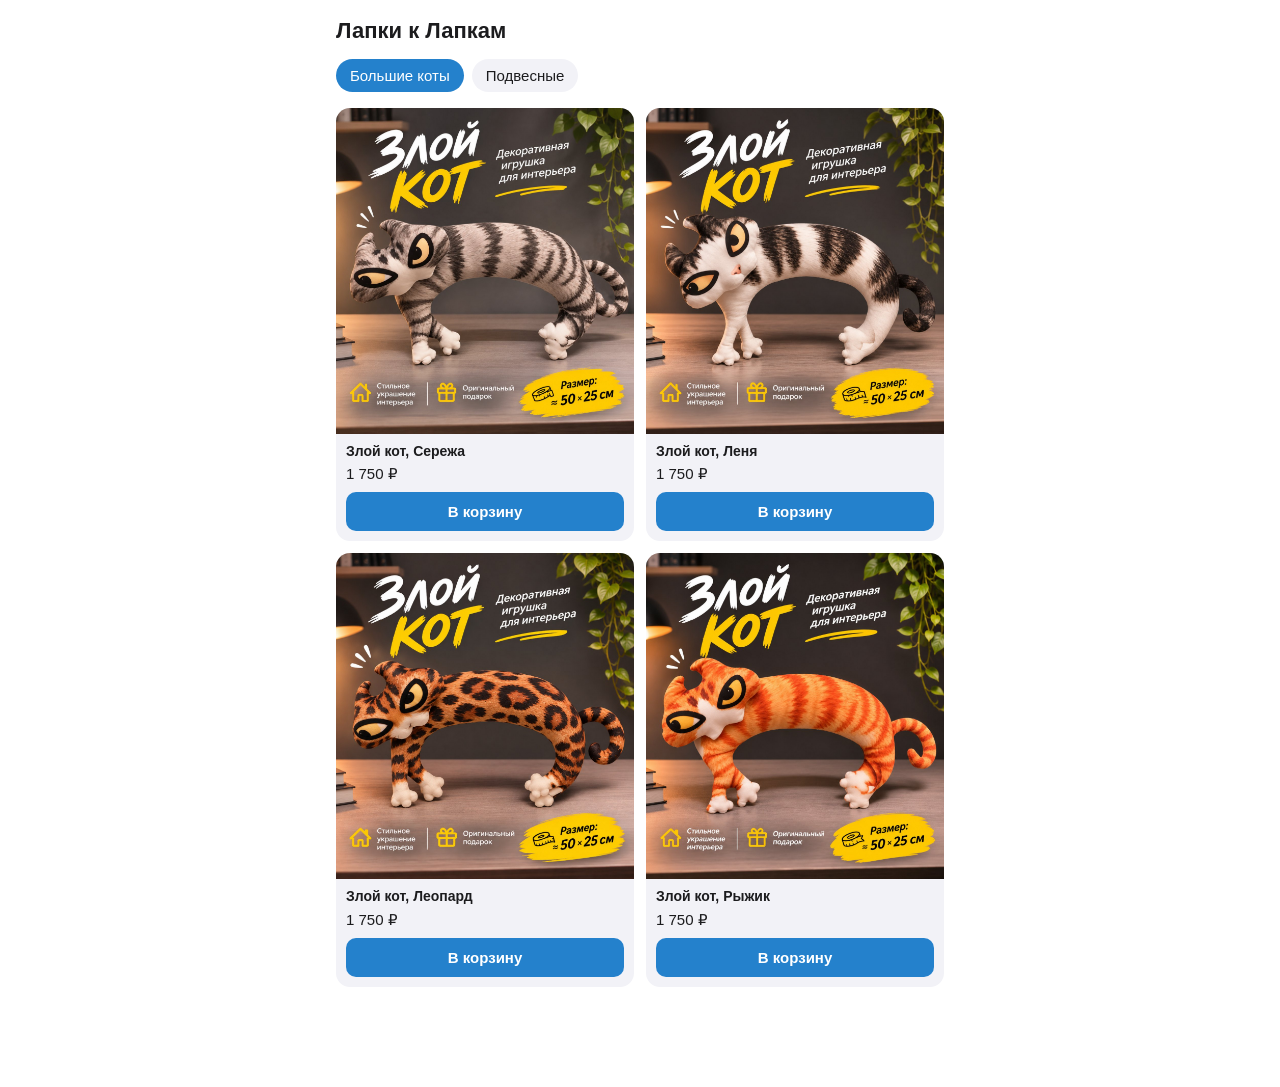
<file: index.html>
<!doctype html>
<html lang="ru">
<head>
  <meta charset="utf-8">
  <meta name="viewport" content="width=device-width, initial-scale=1, viewport-fit=cover">
  <title>Лапки к Лапкам</title>
  <script src="https://telegram.org/js/telegram-web-app.js"></script>
  <link rel="stylesheet" href="style.css?v=2">
</head>
<body>
  <main id="view"><p class="muted center">Загрузка…</p></main>
  <div id="toast" class="toast" hidden></div>
  <script src="config.js"></script>
  <script src="app.js?v=2"></script>
</body>
</html>
</file>
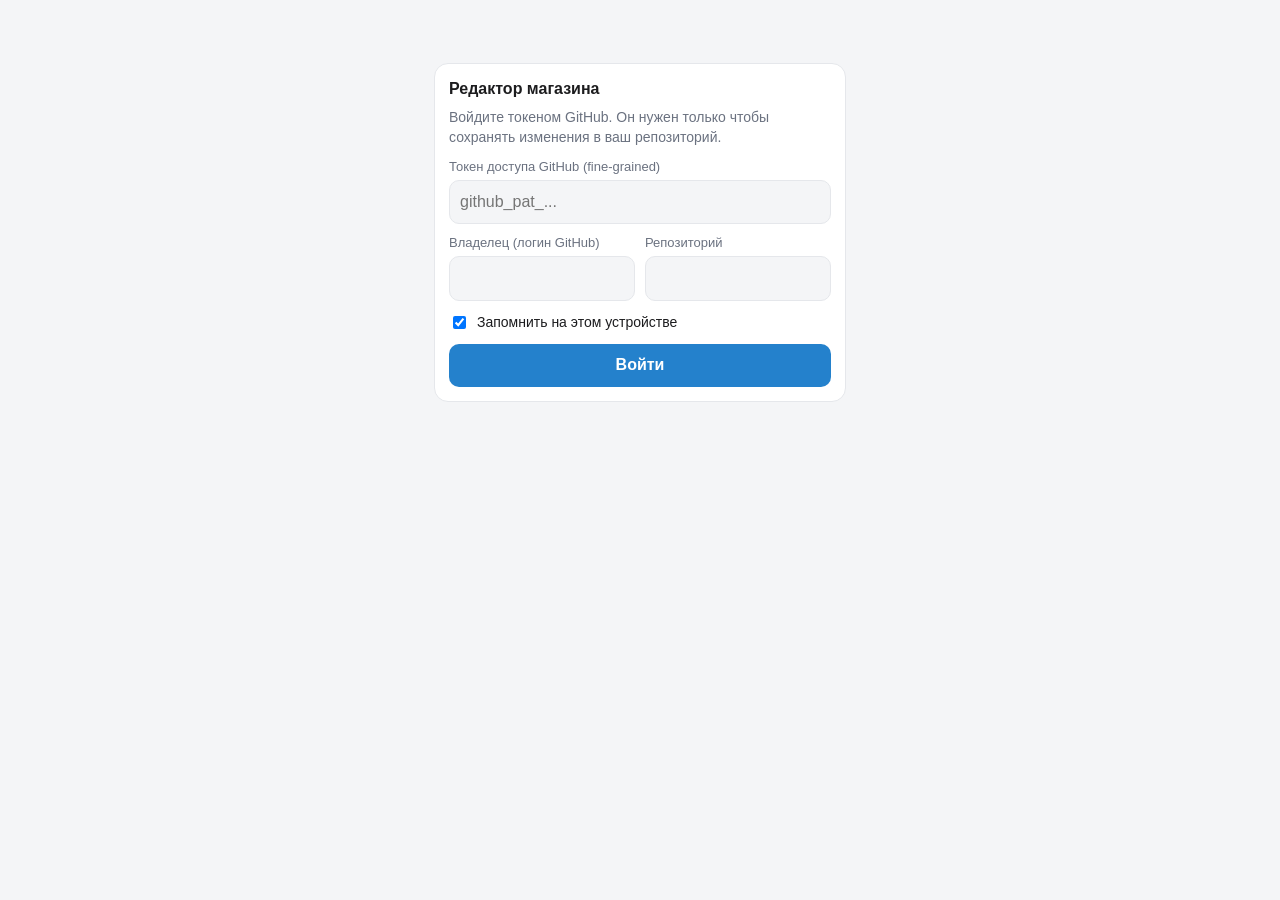
<file: admin.html>
<!doctype html>
<html lang="ru">
<head>
<meta charset="utf-8">
<meta name="viewport" content="width=device-width, initial-scale=1, viewport-fit=cover">
<meta name="robots" content="noindex,nofollow">
<title>Редактор магазина</title>
<style>
:root {
  --bg: #f4f5f7; --card: #ffffff; --text: #1c1c1e; --muted: #6b7280; --line: #e5e7eb;
  --accent: #2481cc; --accent-text: #ffffff; --danger: #d93025; --ok: #1a7f37; --soft: #eef2f6;
}
@media (prefers-color-scheme: dark) {
  :root { --bg: #111418; --card: #1b2027; --text: #f1f3f5; --muted: #9aa4b2; --line: #2b323c;
          --accent: #4a9be0; --accent-text: #0b1220; --danger: #ff6b60; --ok: #4cc26a; --soft: #242b34; }
}
* { box-sizing: border-box; -webkit-tap-highlight-color: transparent; }
html { -webkit-text-size-adjust: 100%; }
body { margin: 0; background: var(--bg); color: var(--text);
  font: 16px/1.4 -apple-system, BlinkMacSystemFont, "Segoe UI", Roboto, sans-serif;
  padding-bottom: calc(96px + env(safe-area-inset-bottom, 0px)); }
[hidden] { display: none !important; }
button, input, select, textarea { font: inherit; color: inherit; }
.wrap { max-width: 760px; margin: 0 auto; padding: 0 14px; }

.top { position: sticky; top: 0; z-index: 20; background: var(--card); border-bottom: 1px solid var(--line);
  padding: 10px 0; padding-top: calc(10px + env(safe-area-inset-top, 0px)); }
.top .wrap { display: flex; align-items: center; gap: 10px; }
.top h1 { font-size: 17px; margin: 0; flex: 1; min-width: 0; }
.top .st { font-size: 12px; color: var(--muted); display: block; font-weight: 400; }
.top .st.dirty { color: var(--danger); }
.link { color: var(--accent); text-decoration: none; font-size: 14px; background: none; border: 0; cursor: pointer; padding: 6px; }

.btn { border: 0; border-radius: 10px; padding: 10px 14px; min-height: 40px; background: var(--accent); color: var(--accent-text);
  font-weight: 600; cursor: pointer; }
.btn.sec { background: var(--soft); color: var(--text); }
.btn.danger { background: transparent; color: var(--danger); border: 1px solid var(--danger); }
.btn.sm { padding: 6px 10px; min-height: 34px; font-size: 14px; }
.btn[disabled] { opacity: .45; cursor: default; }

.panel { background: var(--card); border: 1px solid var(--line); border-radius: 14px; padding: 14px; margin: 14px 0; }
.panel h2 { font-size: 16px; margin: 0 0 8px; }
label { display: block; font-size: 13px; color: var(--muted); margin: 10px 0 4px; }
input, select, textarea { width: 100%; border: 1px solid var(--line); background: var(--bg); border-radius: 10px; padding: 10px; }
input:focus, select:focus, textarea:focus { outline: 2px solid var(--accent); outline-offset: -1px; }
textarea { min-height: 84px; resize: vertical; }
.row { display: flex; gap: 8px; align-items: center; margin-top: 8px; }
.row input { flex: 1; min-width: 0; }
.cols { display: grid; grid-template-columns: 1fr 1fr; gap: 10px; }
.pc-body .cols { grid-template-columns: 1fr 1.5fr; }
select { text-overflow: ellipsis; }

.chips { display: flex; gap: 8px; overflow-x: auto; padding: 2px 0 8px; }
.chip { border: 0; background: var(--soft); color: var(--text); padding: 7px 13px; border-radius: 16px; white-space: nowrap; cursor: pointer; }
.chip.on { background: var(--accent); color: var(--accent-text); }

.pc { background: var(--card); border: 1px solid var(--line); border-radius: 14px; margin: 10px 0; overflow: hidden; }
.pc-head { display: flex; gap: 12px; align-items: center; padding: 10px; cursor: pointer; }
.pc-head .th { width: 56px; height: 56px; border-radius: 10px; background: var(--soft); object-fit: cover; flex: none;
  display: flex; align-items: center; justify-content: center; font-size: 26px; overflow: hidden; }
.pc-head .th img { width: 100%; height: 100%; object-fit: cover; display: block; }
.pc-head .meta { flex: 1; min-width: 0; }
.pc-head .t { font-weight: 600; overflow: hidden; text-overflow: ellipsis; white-space: nowrap; }
.pc-head .sub { font-size: 13px; color: var(--muted); }
.pc-head .chev { color: var(--muted); transition: transform .15s; }
.pc.open .chev { transform: rotate(180deg); }
.pc-body { padding: 0 12px 12px; border-top: 1px solid var(--line); }

.photos { display: flex; gap: 10px; overflow-x: auto; padding: 4px 0 8px; }
.ph { flex: none; width: 112px; }
.ph .im { position: relative; width: 112px; height: 112px; border-radius: 10px; overflow: hidden; background: var(--soft); }
.ph .im img { width: 100%; height: 100%; object-fit: cover; display: block; }
.ph .badge { position: absolute; left: 4px; top: 4px; background: var(--accent); color: var(--accent-text); font-size: 11px; font-weight: 600; padding: 2px 6px; border-radius: 6px; }
.ph .badge.new { background: var(--ok); color: #fff; left: auto; right: 4px; }
.ph .ctl { display: flex; gap: 4px; margin-top: 4px; }
.ph .ctl button { flex: 1; border: 0; background: var(--soft); color: var(--text); border-radius: 8px; min-height: 34px; cursor: pointer; font-size: 16px; }
.ph .ctl button.x { color: var(--danger); }
.ph .ctl button[disabled] { opacity: .35; cursor: default; }
.add-ph { flex: none; width: 112px; height: 112px; border: 2px dashed var(--line); border-radius: 10px; display: flex; flex-direction: column;
  align-items: center; justify-content: center; color: var(--accent); font-weight: 600; cursor: pointer; text-align: center; font-size: 14px; }
.add-ph b { font-size: 28px; line-height: 1; }
.add-ph input { display: none; }
.actions { display: flex; flex-wrap: wrap; gap: 8px; margin-top: 12px; }

.fab { position: fixed; right: 16px; bottom: calc(16px + env(safe-area-inset-bottom, 0px)); z-index: 30; border-radius: 28px; padding: 0 20px;
  min-height: 52px; box-shadow: 0 6px 18px rgba(0,0,0,.28); font-size: 16px; }
.empty { text-align: center; color: var(--muted); padding: 30px 0; }
.toast { position: fixed; left: 14px; right: 14px; bottom: calc(80px + env(safe-area-inset-bottom, 0px)); z-index: 40; max-width: 520px; margin: 0 auto;
  background: #2b2f36; color: #fff; padding: 12px 14px; border-radius: 12px; font-size: 14px; white-space: pre-line; }
.toast.err { background: #b3261e; }
.toast.ok { background: #1a7f37; }

.login { max-width: 440px; margin: 7vh auto 0; }
.login .panel { margin: 0; }
.login p { color: var(--muted); font-size: 14px; margin: 6px 0 0; }
.login .chk { display: flex; gap: 8px; align-items: center; font-size: 14px; color: var(--text); margin-top: 12px; }
.login .chk input { width: auto; }
.err-text { color: var(--danger); font-size: 14px; margin-top: 10px; white-space: pre-line; }
</style>
</head>
<body>

<div id="login" class="wrap login" hidden>
  <div class="panel">
    <h2>Редактор магазина</h2>
    <p>Войдите токеном GitHub. Он нужен только чтобы сохранять изменения в ваш репозиторий.</p>
    <label>Токен доступа GitHub (fine-grained)</label>
    <input id="f-token" type="password" autocomplete="off" placeholder="github_pat_...">
    <div class="cols">
      <div><label>Владелец (логин GitHub)</label><input id="f-owner" autocapitalize="off" autocorrect="off"></div>
      <div><label>Репозиторий</label><input id="f-repo" autocapitalize="off" autocorrect="off"></div>
    </div>
    <label class="chk"><input id="f-remember" type="checkbox" checked> Запомнить на этом устройстве</label>
    <div id="login-err" class="err-text" hidden></div>
    <div class="actions"><button id="btn-login" class="btn" style="width:100%">Войти</button></div>
  </div>
</div>

<div id="editor" hidden>
  <header class="top">
    <div class="wrap">
      <h1>Редактор<span id="st" class="st">Нет изменений</span></h1>
      <a class="link" id="open-shop" href="./" target="_blank" rel="noopener">Магазин ↗</a>
      <button class="link" id="btn-logout">Выйти</button>
      <button class="btn" id="btn-save" disabled>Сохранить</button>
    </div>
  </header>
  <main class="wrap" id="app"></main>
  <button class="btn fab" id="btn-add" data-a="prod-add">+ Товар</button>
</div>

<div id="toast" class="toast" hidden></div>

<script>
(() => {
  "use strict";
  const MAX_SIDE = 1280;
  const $ = (s, r = document) => r.querySelector(s);
  const esc = (s) => String(s ?? "").replace(/[&<>"']/g, (c) =>
    ({ "&": "&amp;", "<": "&lt;", ">": "&gt;", '"': "&quot;", "'": "&#39;" }[c]));
  const uid = (p) => p + Math.random().toString(36).slice(2, 8) + Date.now().toString(36).slice(-3);
  const store = {
    get(k) { try { return localStorage.getItem(k); } catch { return null; } },
    set(k, v) { try { localStorage.setItem(k, v); } catch { /* ignore */ } },
    del(k) { try { localStorage.removeItem(k); } catch { /* ignore */ } },
  };

  const state = {
    cfg: null, data: null, sha: null, branch: "main", dirty: false, saving: false,
    filter: "all", open: new Set(), pending: new Map(), uploaded: new Set(),
  };

  // ---------- вспомогательное ----------
  function toast(msg, kind) {
    const el = $("#toast");
    el.textContent = msg;
    el.className = "toast" + (kind ? " " + kind : "");
    el.hidden = false;
    clearTimeout(toast.t);
    toast.t = setTimeout(() => { el.hidden = true; }, kind === "err" ? 7000 : 3500);
  }
  function setDirty(v) {
    state.dirty = v;
    const st = $("#st");
    st.textContent = v ? "Не сохранено" : "Нет изменений";
    st.className = "st" + (v ? " dirty" : "");
    $("#btn-save").disabled = !v || state.saving;
  }
  const strToB64 = (str) => {
    const bytes = new TextEncoder().encode(str);
    let bin = "";
    for (let i = 0; i < bytes.length; i += 0x8000) bin += String.fromCharCode.apply(null, bytes.subarray(i, i + 0x8000));
    return btoa(bin);
  };
  const b64ToStr = (b64) => new TextDecoder().decode(Uint8Array.from(atob(b64.replace(/\s/g, "")), (c) => c.charCodeAt(0)));
  const blobToB64 = (blob) => new Promise((res, rej) => {
    const fr = new FileReader();
    fr.onload = () => res(String(fr.result).split(",")[1]);
    fr.onerror = () => rej(fr.error);
    fr.readAsDataURL(blob);
  });
  const encPath = (p) => p.split("/").map(encodeURIComponent).join("/");

  // ---------- GitHub API ----------
  async function gh(path, opts = {}) {
    const headers = {
      Accept: "application/vnd.github+json",
      Authorization: "Bearer " + state.cfg.token,
      "X-GitHub-Api-Version": "2022-11-28",
    };
    if (opts.body) headers["Content-Type"] = "application/json";
    let r;
    try {
      r = await fetch("https://api.github.com" + path, { ...opts, headers });
    } catch {
      const e = new Error("Нет связи с GitHub. Проверьте интернет."); e.status = 0; throw e;
    }
    let j = null;
    try { j = await r.json(); } catch { /* пустой ответ */ }
    if (!r.ok) {
      const e = new Error((j && j.message) || "Ошибка " + r.status);
      e.status = r.status;
      throw e;
    }
    return j;
  }
  function explain(e) {
    if (e.status === 401) return "GitHub не принял токен: он неверный или истёк. Создайте новый и войдите снова.";
    if (e.status === 403) return "Нет прав. У токена должно быть разрешение Contents: Read and write на этот репозиторий.";
    if (e.status === 404) return "Репозиторий или catalog.json не найден. Проверьте владельца и название репозитория и права токена.";
    if (e.status === 409 || e.status === 422) return "Файл на GitHub изменился в другом месте. Обновите страницу (изменения этой страницы будут потеряны) и повторите.";
    return e.message;
  }

  // ---------- вход ----------
  function showLogin(err) {
    $("#editor").hidden = true;
    $("#login").hidden = false;
    const el = $("#login-err");
    el.hidden = !err;
    el.textContent = err || "";
  }
  function guessRepo() {
    const m = location.hostname.match(/^([^.]+)\.github\.io$/);
    return { owner: m ? m[1] : "", repo: m ? (location.pathname.split("/")[1] || "") : "" };
  }
  async function connect(cfg, remember) {
    state.cfg = cfg;
    const repo = await gh(`/repos/${encodeURIComponent(cfg.owner)}/${encodeURIComponent(cfg.repo)}`);
    state.branch = repo.default_branch || "main";
    if (repo.permissions && repo.permissions.push === false) {
      throw Object.assign(new Error("У токена нет права записи в этот репозиторий."), { status: 403 });
    }
    const f = await gh(`/repos/${encodeURIComponent(cfg.owner)}/${encodeURIComponent(cfg.repo)}/contents/catalog.json?ref=${encodeURIComponent(state.branch)}`);
    state.data = JSON.parse(b64ToStr(f.content));
    state.sha = f.sha;
    normalize();
    if (remember) store.set("shopadmin.cfg", JSON.stringify(cfg)); else store.del("shopadmin.cfg");
    $("#login").hidden = true;
    $("#editor").hidden = false;
    setDirty(false);
    render();
  }
  function normalize() {
    const d = state.data;
    d.shop_name = d.shop_name ?? "";
    d.delivery_price = Number(d.delivery_price) || 0;
    d.delivery_note = d.delivery_note ?? "";
    d.categories = Array.isArray(d.categories) ? d.categories : [];
    d.products = Array.isArray(d.products) ? d.products : [];
    d.products.forEach((p) => {
      p.title = p.title ?? ""; p.description = p.description ?? "";
      p.price = Number(p.price) || 0; p.photos = Array.isArray(p.photos) ? p.photos : [];
    });
  }

  // ---------- отрисовка ----------
  const photoSrc = (path) => (state.pending.has(path) ? state.pending.get(path).url : path);
  const catTitle = (id) => { const c = state.data.categories.find((x) => x.id === id); return c ? c.title : "без раздела"; };
  const visible = (p) => state.filter === "all" || p.category === state.filter;
  const rub = (n) => (Number(n) ? Number(n).toLocaleString("ru-RU") + " ₽" : "цена не указана");

  function photosHTML(p, i) {
    const items = p.photos.map((src, k) => `
      <div class="ph">
        <div class="im"><img src="${esc(photoSrc(src))}" alt="" onerror="this.style.opacity=.2">
          ${k === 0 ? '<span class="badge">Обложка</span>' : ""}${state.pending.has(src) ? '<span class="badge new">новое</span>' : ""}</div>
        <div class="ctl">
          <button data-a="ph-left" data-i="${i}" data-k="${k}" ${k === 0 ? "disabled" : ""} title="Левее">◀</button>
          <button data-a="ph-right" data-i="${i}" data-k="${k}" ${k === p.photos.length - 1 ? "disabled" : ""} title="Правее">▶</button>
          <button class="x" data-a="ph-del" data-i="${i}" data-k="${k}" title="Убрать фото">✕</button>
        </div>
      </div>`).join("");
    return `<div class="photos">${items}
      <label class="add-ph"><b>+</b>Добавить фото<input type="file" accept="image/*" multiple data-a="ph-add" data-i="${i}"></label></div>`;
  }

  function productHTML(p, i) {
    const open = state.open.has(p.id);
    const cover = p.photos[0];
    const cats = state.data.categories.map((c) =>
      `<option value="${esc(c.id)}" ${c.id === p.category ? "selected" : ""}>${esc(c.title)}</option>`).join("");
    return `<article class="pc ${open ? "open" : ""}" data-i="${i}">
      <div class="pc-head" data-a="toggle" data-i="${i}">
        <div class="th">${cover ? `<img src="${esc(photoSrc(cover))}" alt="" onerror="this.style.opacity=.2">` : "🐱"}</div>
        <div class="meta"><div class="t">${esc(p.title) || "Без названия"}</div><div class="sub">${esc(rub(p.price))} · ${esc(catTitle(p.category))}</div></div>
        <span class="chev">▾</span>
      </div>
      <div class="pc-body" ${open ? "" : "hidden"}>
        <label>Название</label>
        <input data-p="title" data-i="${i}" value="${esc(p.title)}">
        <div class="cols">
          <div><label>Цена, ₽</label><input data-p="price" data-i="${i}" type="number" inputmode="decimal" min="0" value="${p.price || ""}"></div>
          <div><label>Раздел</label><select data-p="category" data-i="${i}">${cats}</select></div>
        </div>
        <label>Описание</label>
        <textarea data-p="description" data-i="${i}">${esc(p.description)}</textarea>
        <label>Фото (первое показывается в каталоге)</label>
        ${photosHTML(p, i)}
        <div class="actions">
          <button class="btn sec sm" data-a="mv-up" data-i="${i}">↑ Выше</button>
          <button class="btn sec sm" data-a="mv-down" data-i="${i}">↓ Ниже</button>
          <button class="btn sec sm" data-a="dup" data-i="${i}">Дублировать</button>
          <button class="btn danger sm" data-a="del" data-i="${i}">Удалить товар</button>
        </div>
      </div>
    </article>`;
  }

  function render() {
    const d = state.data;
    if (state.filter !== "all" && !d.categories.some((c) => c.id === state.filter)) state.filter = "all";
    const chips = [`<button class="chip ${state.filter === "all" ? "on" : ""}" data-a="filter" data-id="all">Все (${d.products.length})</button>`]
      .concat(d.categories.map((c) =>
        `<button class="chip ${state.filter === c.id ? "on" : ""}" data-a="filter" data-id="${esc(c.id)}">${esc(c.title)} (${d.products.filter((p) => p.category === c.id).length})</button>`)).join("");
    const list = d.products.map((p, i) => (visible(p) ? productHTML(p, i) : "")).join("");
    const cats = d.categories.map((c, i) => `
      <div class="row">
        <input data-c="title" data-i="${i}" value="${esc(c.title)}">
        <button class="btn sec sm" data-a="cat-up" data-i="${i}" title="Левее">↑</button>
        <button class="btn sec sm" data-a="cat-down" data-i="${i}" title="Правее">↓</button>
        <button class="btn danger sm" data-a="cat-del" data-i="${i}" title="Удалить">✕</button>
      </div>`).join("");
    $("#app").innerHTML = `
      <section class="panel">
        <h2>Товары</h2>
        <div class="chips">${chips}</div>
        ${list || '<div class="empty">Здесь пока пусто. Нажмите «+ Товар».</div>'}
      </section>
      <section class="panel">
        <h2>Разделы каталога</h2>
        ${cats}
        <div class="actions"><button class="btn sec sm" data-a="cat-add">+ Раздел</button></div>
      </section>
      <section class="panel">
        <h2>Магазин</h2>
        <label>Название магазина</label>
        <input data-f="shop_name" value="${esc(d.shop_name)}">
        <label>Стоимость доставки, ₽</label>
        <input data-f="delivery_price" type="number" inputmode="decimal" min="0" value="${d.delivery_price}">
        <label>Текст про доставку (виден в корзине)</label>
        <textarea data-f="delivery_note">${esc(d.delivery_note)}</textarea>
      </section>`;
  }

  function refreshHead(i) {
    const p = state.data.products[i];
    const card = $(`.pc[data-i="${i}"]`);
    if (!card) return;
    card.querySelector(".t").textContent = p.title || "Без названия";
    card.querySelector(".sub").textContent = rub(p.price) + " · " + catTitle(p.category);
  }

  // ---------- фото ----------
  async function toJpegBlob(file) {
    let bmp;
    try { bmp = await createImageBitmap(file); }
    catch {
      bmp = await new Promise((res, rej) => {
        const u = URL.createObjectURL(file); const im = new Image();
        im.onload = () => { URL.revokeObjectURL(u); res(im); };
        im.onerror = () => { URL.revokeObjectURL(u); rej(new Error("Не удалось прочитать файл " + file.name)); };
        im.src = u;
      });
    }
    const w0 = bmp.width || bmp.naturalWidth, h0 = bmp.height || bmp.naturalHeight;
    const k = Math.min(1, MAX_SIDE / Math.max(w0, h0));
    const c = document.createElement("canvas");
    c.width = Math.max(1, Math.round(w0 * k)); c.height = Math.max(1, Math.round(h0 * k));
    const g = c.getContext("2d");
    g.fillStyle = "#fff"; g.fillRect(0, 0, c.width, c.height);
    g.drawImage(bmp, 0, 0, c.width, c.height);
    if (bmp.close) bmp.close();
    return new Promise((res, rej) => c.toBlob((b) => (b ? res(b) : rej(new Error("Не удалось сжать фото"))), "image/jpeg", 0.86));
  }
  const referenced = (path) => state.data.products.some((p) => p.photos.includes(path));
  function dropPendingIfUnused(path) {
    if (state.pending.has(path) && !referenced(path)) {
      URL.revokeObjectURL(state.pending.get(path).url);
      state.pending.delete(path);
    }
  }
  async function addPhotos(i, files) {
    const p = state.data.products[i];
    if (!p || !files.length) return;
    toast("Обрабатываю фото…");
    let n = 0;
    for (const file of files) {
      try {
        const blob = await toJpegBlob(file);
        const path = `photos/${p.id}-${Date.now().toString(36)}${n++}.jpg`;
        state.pending.set(path, { blob, url: URL.createObjectURL(blob) });
        p.photos.push(path);
      } catch (e) { toast(e.message, "err"); }
    }
    setDirty(true);
    state.open.add(p.id);
    render();
    toast(`Добавлено фото: ${n}. Не забудьте «Сохранить».`, "ok");
  }

  // ---------- действия ----------
  function moveProduct(i, dir) {
    const a = state.data.products;
    let j = i + dir;
    while (j >= 0 && j < a.length && !visible(a[j])) j += dir;
    if (j < 0 || j >= a.length) return;
    [a[i], a[j]] = [a[j], a[i]];
    setDirty(true); render();
  }
  function addProduct() {
    const d = state.data;
    if (!d.categories.length) { toast("Сначала создайте раздел ниже.", "err"); return; }
    const category = state.filter !== "all" ? state.filter : d.categories[0].id;
    const p = { id: uid("p_"), category, title: "", description: "", price: 0, photos: [] };
    d.products.push(p);
    state.open.add(p.id);
    setDirty(true); render();
    const card = $(`.pc[data-i="${d.products.length - 1}"]`);
    if (card) { card.scrollIntoView({ behavior: "smooth", block: "start" }); const t = card.querySelector('[data-p="title"]'); if (t) t.focus({ preventScroll: true }); }
  }
  function dupProduct(i) {
    const d = state.data, src = d.products[i];
    const p = JSON.parse(JSON.stringify(src));
    p.id = uid("p_"); p.title = (src.title || "Товар") + " (копия)";
    d.products.splice(i + 1, 0, p);
    state.open.add(p.id);
    setDirty(true); render();
  }
  function delProduct(i) {
    const p = state.data.products[i];
    if (!confirm(`Удалить товар «${p.title || "Без названия"}»?`)) return;
    state.data.products.splice(i, 1);
    p.photos.forEach(dropPendingIfUnused);
    state.open.delete(p.id);
    setDirty(true); render();
  }
  function movePhoto(i, k, dir) {
    const ph = state.data.products[i].photos, j = k + dir;
    if (j < 0 || j >= ph.length) return;
    [ph[k], ph[j]] = [ph[j], ph[k]];
    setDirty(true); render();
  }
  function delPhoto(i, k) {
    const [path] = state.data.products[i].photos.splice(k, 1);
    dropPendingIfUnused(path);
    setDirty(true); render();
  }
  function addCategory() {
    state.data.categories.push({ id: uid("c_"), title: "Новый раздел" });
    setDirty(true); render();
    const inputs = document.querySelectorAll("[data-c=title]");
    const last = inputs[inputs.length - 1];
    if (last) { last.focus(); last.select(); }
  }
  function delCategory(i) {
    const c = state.data.categories[i];
    const n = state.data.products.filter((p) => p.category === c.id).length;
    if (n) { toast(`В разделе «${c.title}» есть товары (${n}). Сначала перенесите или удалите их.`, "err"); return; }
    if (!confirm(`Удалить раздел «${c.title}»?`)) return;
    state.data.categories.splice(i, 1);
    setDirty(true); render();
  }
  function moveCategory(i, dir) {
    const a = state.data.categories, j = i + dir;
    if (j < 0 || j >= a.length) return;
    [a[i], a[j]] = [a[j], a[i]];
    setDirty(true); render();
  }

  // ---------- события ----------
  document.addEventListener("click", (e) => {
    const el = e.target.closest("[data-a]");
    if (!el || el.tagName === "INPUT") return;
    const a = el.dataset.a, i = Number(el.dataset.i), k = Number(el.dataset.k);
    switch (a) {
      case "toggle": { const id = state.data.products[i].id; state.open.has(id) ? state.open.delete(id) : state.open.add(id); render(); break; }
      case "filter": state.filter = el.dataset.id; render(); break;
      case "prod-add": addProduct(); break;
      case "mv-up": moveProduct(i, -1); break;
      case "mv-down": moveProduct(i, 1); break;
      case "dup": dupProduct(i); break;
      case "del": delProduct(i); break;
      case "ph-left": movePhoto(i, k, -1); break;
      case "ph-right": movePhoto(i, k, 1); break;
      case "ph-del": delPhoto(i, k); break;
      case "cat-add": addCategory(); break;
      case "cat-up": moveCategory(i, -1); break;
      case "cat-down": moveCategory(i, 1); break;
      case "cat-del": delCategory(i); break;
    }
  });
  document.addEventListener("change", async (e) => {
    const t = e.target;
    if (t.dataset && t.dataset.a === "ph-add") {
      const files = [...t.files];
      t.value = "";
      await addPhotos(Number(t.dataset.i), files);
    }
  });
  document.addEventListener("input", (e) => {
    const t = e.target, d = state.data;
    if (!d || !t.dataset) return;
    if (t.dataset.p) {
      const i = Number(t.dataset.i), p = d.products[i], f = t.dataset.p;
      p[f] = f === "price" ? Number(t.value) || 0 : t.value;
      setDirty(true); refreshHead(i);
    } else if (t.dataset.c) {
      d.categories[Number(t.dataset.i)].title = t.value; setDirty(true);
    } else if (t.dataset.f) {
      d[t.dataset.f] = t.dataset.f === "delivery_price" ? Number(t.value) || 0 : t.value; setDirty(true);
    }
  });
  window.addEventListener("beforeunload", (e) => { if (state.dirty) { e.preventDefault(); e.returnValue = ""; } });

  // ---------- сохранение ----------
  function validate() {
    const d = state.data, errs = [];
    if (!d.categories.length) errs.push("Нужен хотя бы один раздел.");
    d.categories.forEach((c) => { if (!c.title.trim()) errs.push("У одного из разделов пустое название."); });
    d.products.forEach((p, n) => {
      const name = p.title.trim() || `Товар №${n + 1}`;
      if (!p.title.trim()) errs.push(`${name}: нет названия.`);
      if (!(Number(p.price) > 0)) errs.push(`${name}: укажите цену.`);
      if (!d.categories.some((c) => c.id === p.category)) errs.push(`${name}: не выбран раздел.`);
    });
    if (!(Number(d.delivery_price) >= 0)) errs.push("Стоимость доставки указана неверно.");
    return errs;
  }
  async function save() {
    if (state.saving || !state.dirty) return;
    const errs = validate();
    if (errs.length) { toast("Исправьте:\n" + errs.slice(0, 6).join("\n"), "err"); return; }
    state.saving = true; $("#btn-save").disabled = true; $("#btn-save").textContent = "Сохраняю…";
    const { owner, repo } = state.cfg;
    const base = `/repos/${encodeURIComponent(owner)}/${encodeURIComponent(repo)}/contents/`;
    try {
      const toUpload = [...state.pending.keys()].filter((p) => referenced(p) && !state.uploaded.has(p));
      let n = 0;
      for (const path of toUpload) {
        n++; $("#btn-save").textContent = `Фото ${n}/${toUpload.length}…`;
        await gh(base + encPath(path), { method: "PUT", body: JSON.stringify({
          message: "Фото товара (редактор магазина)", content: await blobToB64(state.pending.get(path).blob), branch: state.branch }) });
        state.uploaded.add(path);
      }
      $("#btn-save").textContent = "Сохраняю каталог…";
      const res = await gh(base + "catalog.json", { method: "PUT", body: JSON.stringify({
        message: "Обновление каталога (редактор магазина)", content: strToB64(JSON.stringify(state.data, null, 2) + "\n"),
        sha: state.sha, branch: state.branch }) });
      state.sha = res.content.sha;
      setDirty(false);
      toast("Сохранено. В магазине изменения появятся через 1–5 минут.", "ok");
    } catch (e) {
      toast(explain(e), "err");
    } finally {
      state.saving = false; $("#btn-save").textContent = "Сохранить"; $("#btn-save").disabled = !state.dirty;
    }
  }

  // ---------- старт ----------
  $("#btn-save").addEventListener("click", save);
  $("#btn-logout").addEventListener("click", () => {
    if (state.dirty && !confirm("Есть несохранённые изменения. Выйти без сохранения?")) return;
    store.del("shopadmin.cfg"); state.dirty = false; location.reload();
  });
  $("#btn-login").addEventListener("click", async () => {
    const cfg = { token: $("#f-token").value.trim(), owner: $("#f-owner").value.trim(), repo: $("#f-repo").value.trim() };
    if (!cfg.token || !cfg.owner || !cfg.repo) { showLogin("Заполните все три поля."); return; }
    $("#btn-login").disabled = true; $("#btn-login").textContent = "Проверяю…";
    try { await connect(cfg, $("#f-remember").checked); }
    catch (e) { showLogin(explain(e)); }
    finally { $("#btn-login").disabled = false; $("#btn-login").textContent = "Войти"; }
  });

  (async function init() {
    const g = guessRepo();
    $("#f-owner").value = g.owner; $("#f-repo").value = g.repo;
    let saved = null;
    try { saved = JSON.parse(store.get("shopadmin.cfg") || "null"); } catch { /* ignore */ }
    if (saved && saved.token && saved.owner && saved.repo) {
      $("#f-owner").value = saved.owner; $("#f-repo").value = saved.repo;
      try { await connect(saved, true); return; }
      catch (e) { showLogin(explain(e)); return; }
    }
    showLogin();
  })();
})();
</script>
</body>
</html>
</file>
<file: style.css>
:root {
  --bg: var(--tg-theme-bg-color, #ffffff);
  --text: var(--tg-theme-text-color, #1c1c1e);
  --hint: var(--tg-theme-hint-color, #8e8e93);
  --link: var(--tg-theme-link-color, #2481cc);
  --btn: var(--tg-theme-button-color, #2481cc);
  --btn-text: var(--tg-theme-button-text-color, #ffffff);
  --card: var(--tg-theme-secondary-bg-color, #f2f2f7);
}
* { box-sizing: border-box; -webkit-tap-highlight-color: transparent; }
html { -webkit-text-size-adjust: 100%; text-size-adjust: 100%; }
body {
  margin: 0; background: var(--bg); color: var(--text);
  font: 16px/1.4 -apple-system, BlinkMacSystemFont, "Segoe UI", Roboto, sans-serif;
  padding-bottom: calc(88px + env(safe-area-inset-bottom, 0px));
}
main { padding: 12px 16px; max-width: 640px; margin: 0 auto; }
h1 { font-size: 22px; margin: 4px 0 12px; }
h2 { font-size: 18px; margin: 16px 0 8px; }
.muted { color: var(--hint); }
.center { text-align: center; }
.back { background: none; border: 0; color: var(--link); font-size: 16px; padding: 4px 0 12px; cursor: pointer; }

.tabs { display: flex; gap: 8px; overflow-x: auto; padding-bottom: 8px; }
.tab { border: 0; background: var(--card); color: var(--text); padding: 8px 14px; border-radius: 18px; font-size: 15px; white-space: nowrap; cursor: pointer; }
.tab.on { background: var(--btn); color: var(--btn-text); }

.grid { display: grid; grid-template-columns: 1fr 1fr; gap: 12px; margin-top: 8px; }
.card { background: var(--card); border-radius: 14px; overflow: hidden; display: flex; flex-direction: column; }
.im { aspect-ratio: 1; background: #ddd; cursor: pointer; }
.im img { width: 100%; height: 100%; object-fit: cover; display: block; }
.ph { width: 100%; height: 100%; display: flex; align-items: center; justify-content: center; font-size: 48px; background: #e5e5ea; }
.card .t { padding: 8px 10px 0; font-size: 14px; font-weight: 600; cursor: pointer; flex: 1; overflow-wrap: anywhere; display: -webkit-box; -webkit-line-clamp: 3; -webkit-box-orient: vertical; overflow: hidden; }
.card .pr { padding: 2px 10px 8px; font-size: 15px; }
.card .ctl { padding: 0 10px 10px; }

.btn { display: block; width: 100%; border: 0; border-radius: 10px; padding: 11px; font-size: 15px; font-weight: 600; background: var(--btn); color: var(--btn-text); cursor: pointer; }
.btn.sec { background: transparent; color: var(--link); border: 1px solid var(--link); }
.btn[disabled] { opacity: .5; }
.step { display: flex; align-items: center; justify-content: space-between; background: var(--bg); border-radius: 10px; }
.step button { width: 40px; height: 38px; border: 0; background: none; color: var(--link); font-size: 22px; cursor: pointer; }
.step span { font-weight: 600; }

.gallery { display: flex; gap: 8px; overflow-x: auto; scroll-snap-type: x mandatory; margin: 0 -16px; padding: 0 16px; scroll-padding: 0 16px; -webkit-overflow-scrolling: touch; }
.gallery::-webkit-scrollbar { display: none; }
.slide { flex: 0 0 85%; min-width: 0; scroll-snap-align: start; border-radius: 14px; overflow: hidden; background: var(--card); aspect-ratio: 1; }
.gallery.single .slide { flex-basis: 100%; }
.slide img { width: 100%; height: 100%; object-fit: contain; display: block; }
.slide .ph { height: 100%; }

.line { display: flex; gap: 10px; align-items: center; padding: 10px 0; border-bottom: 1px solid var(--card); }
.line .nm { flex: 1; font-size: 15px; }
.line .sm { min-width: 76px; text-align: right; font-weight: 600; }
.line .step { width: 108px; background: var(--card); }
.detailctl .step { background: var(--card); }
.detailctl .step button { height: 46px; width: 56px; }
@media (max-width: 359px) {
  .line:not(.dl) { flex-wrap: wrap; }
  .line:not(.dl) .nm { flex: 1 1 100%; }
  .line:not(.dl) .step { margin-right: auto; }
}
.total { display: flex; justify-content: space-between; padding: 12px 0; font-size: 17px; font-weight: 700; }

label { display: block; font-size: 13px; color: var(--hint); margin: 12px 0 4px; }
input, textarea { width: 100%; border: 1px solid var(--card); background: var(--card); color: var(--text); border-radius: 10px; padding: 11px; font: inherit; }
textarea { min-height: 70px; resize: vertical; }

.cartbar { position: fixed; left: 16px; right: 16px; width: auto; bottom: calc(16px + env(safe-area-inset-bottom, 0px)); z-index: 5; max-width: 608px; margin: 0 auto; box-shadow: 0 4px 16px rgba(0,0,0,.2); }
.toast { position: fixed; left: 16px; right: 16px; bottom: calc(90px + env(safe-area-inset-bottom, 0px)); background: #323232; color: #fff; padding: 12px 14px; border-radius: 10px; z-index: 10; text-align: center; max-width: 608px; margin: 0 auto; }
</file>
